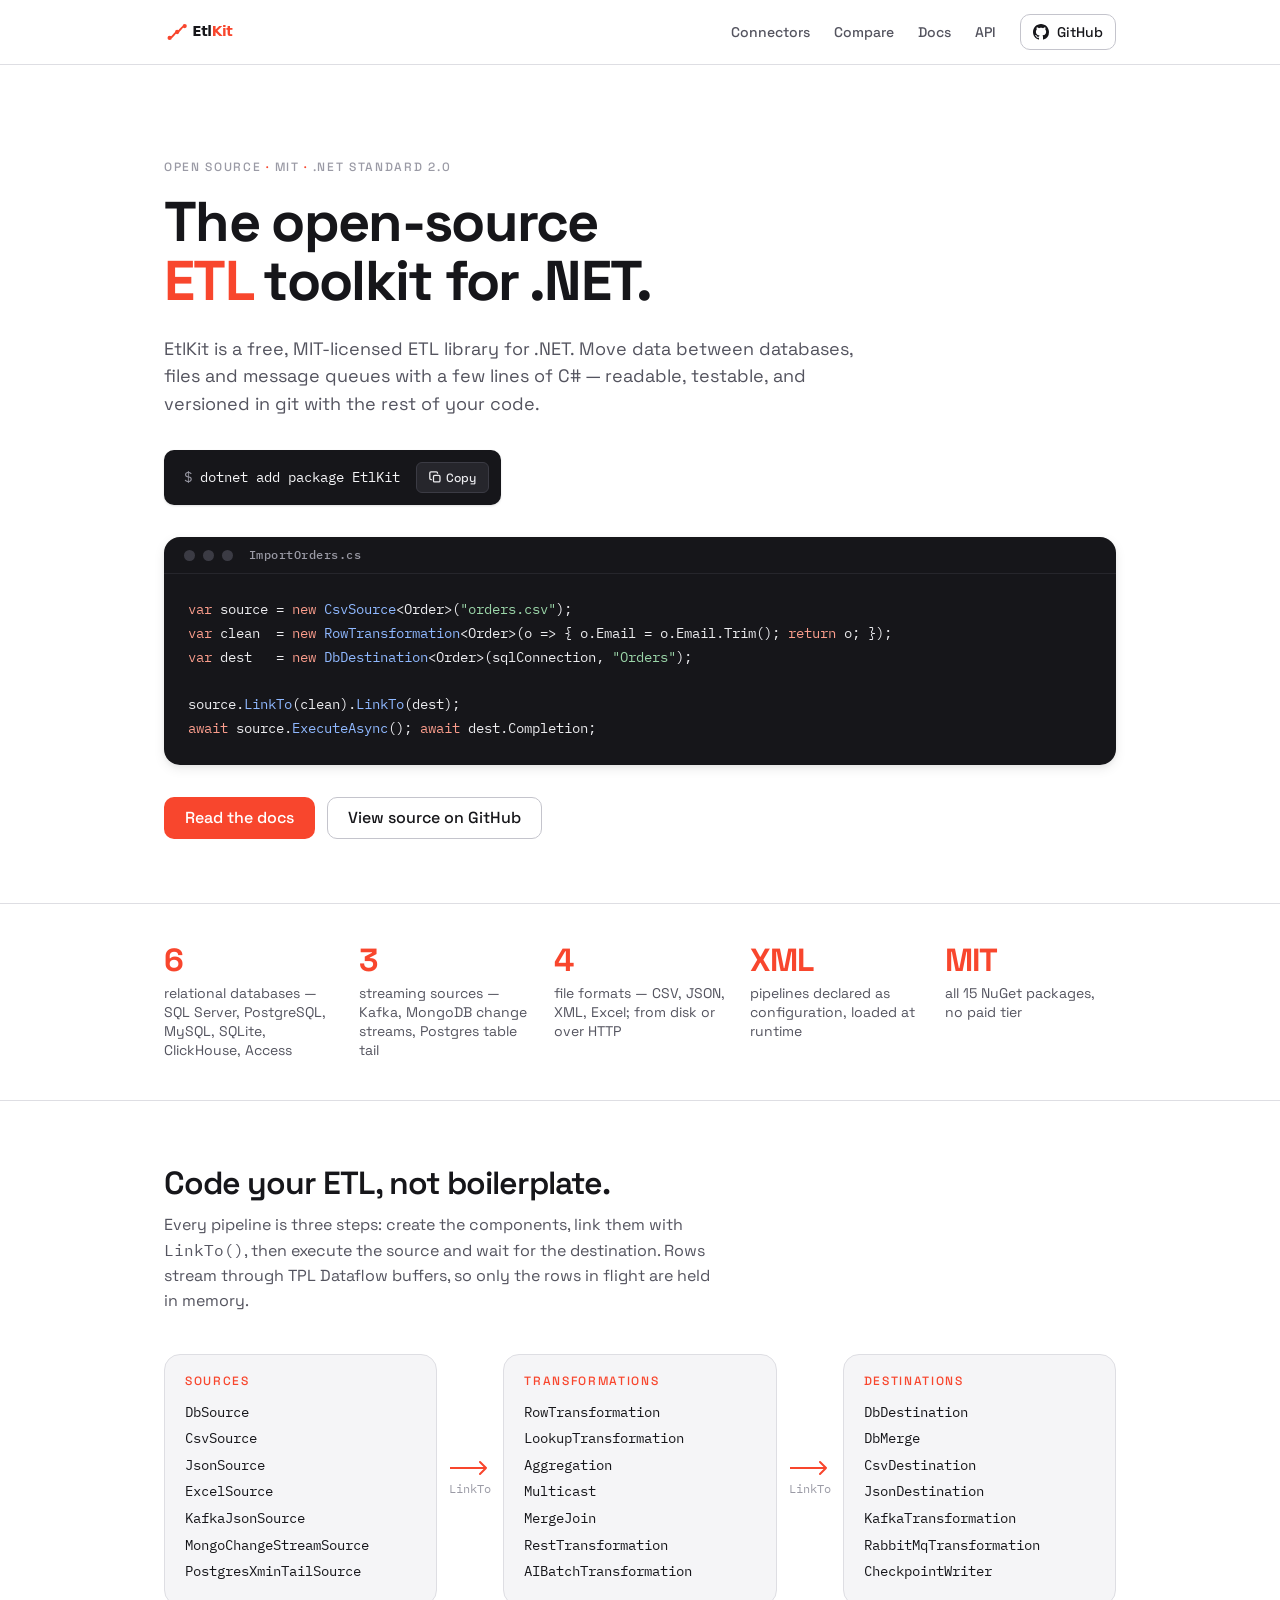
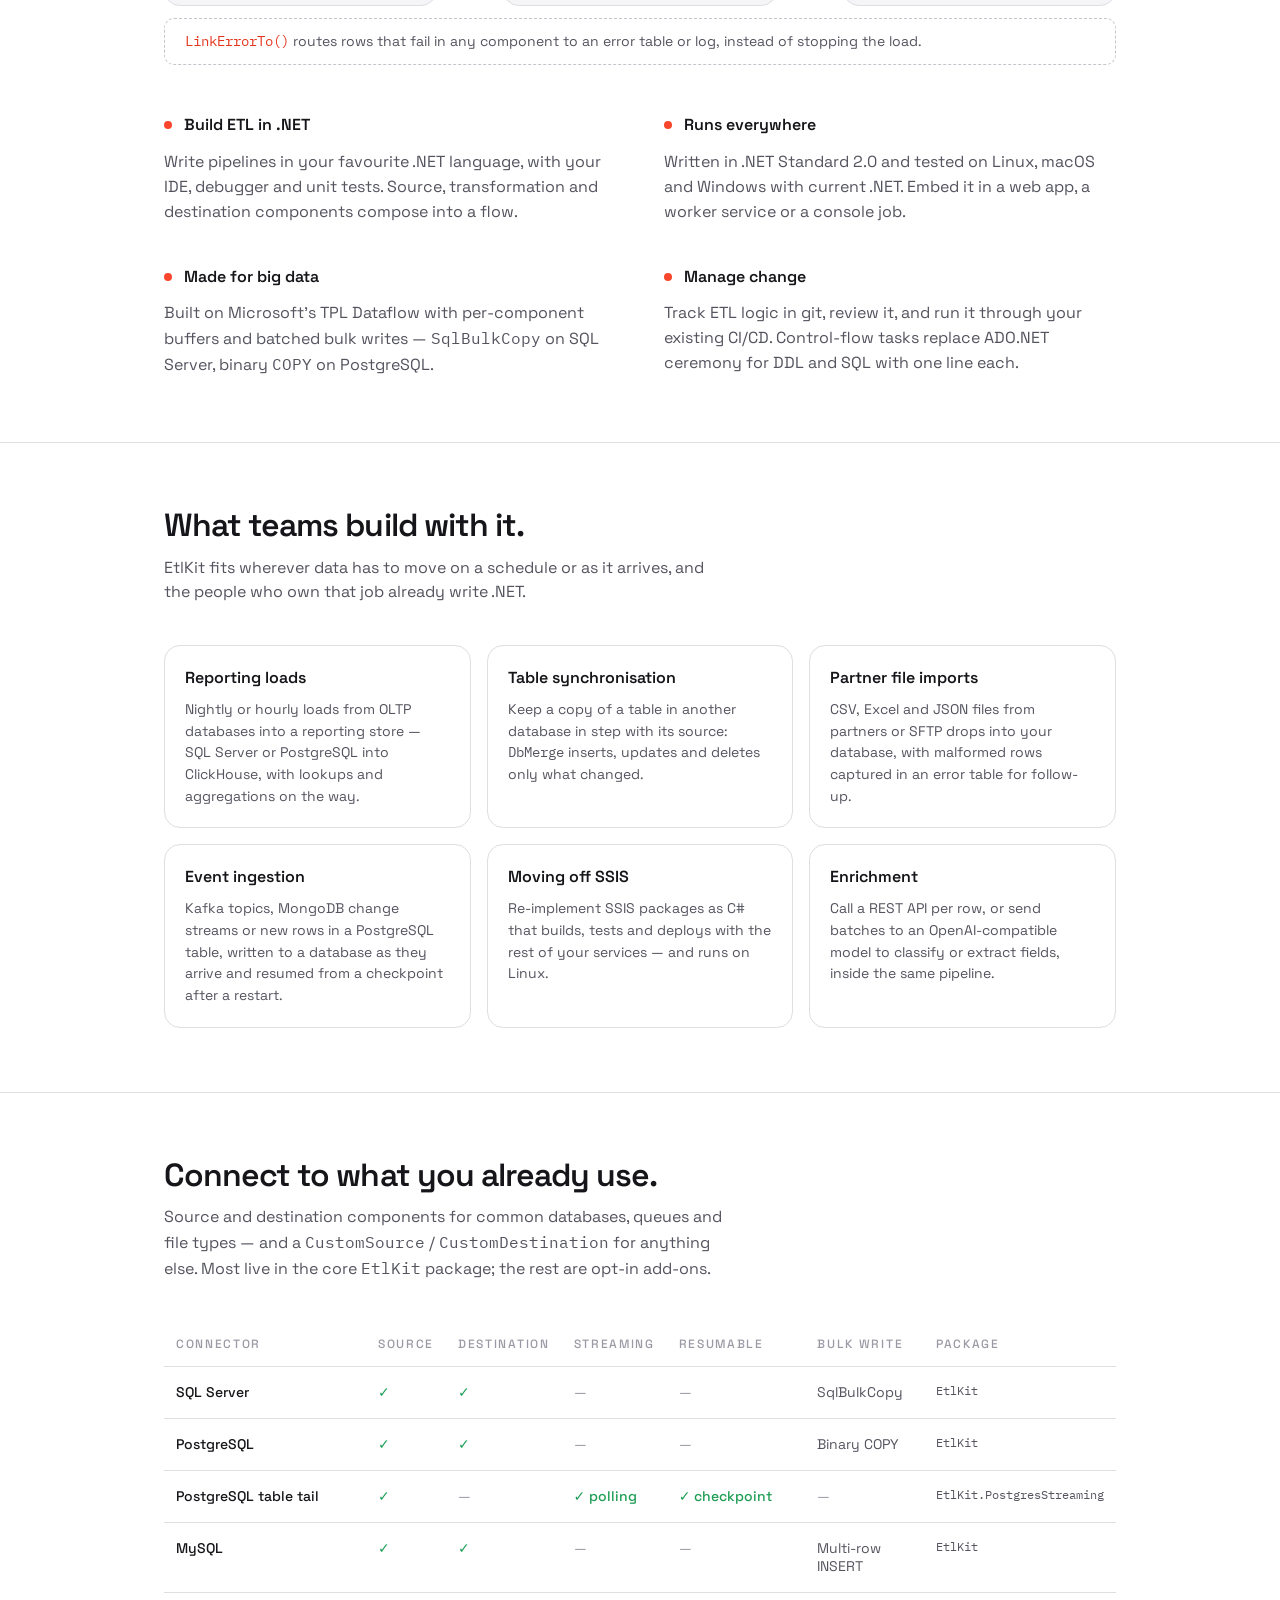
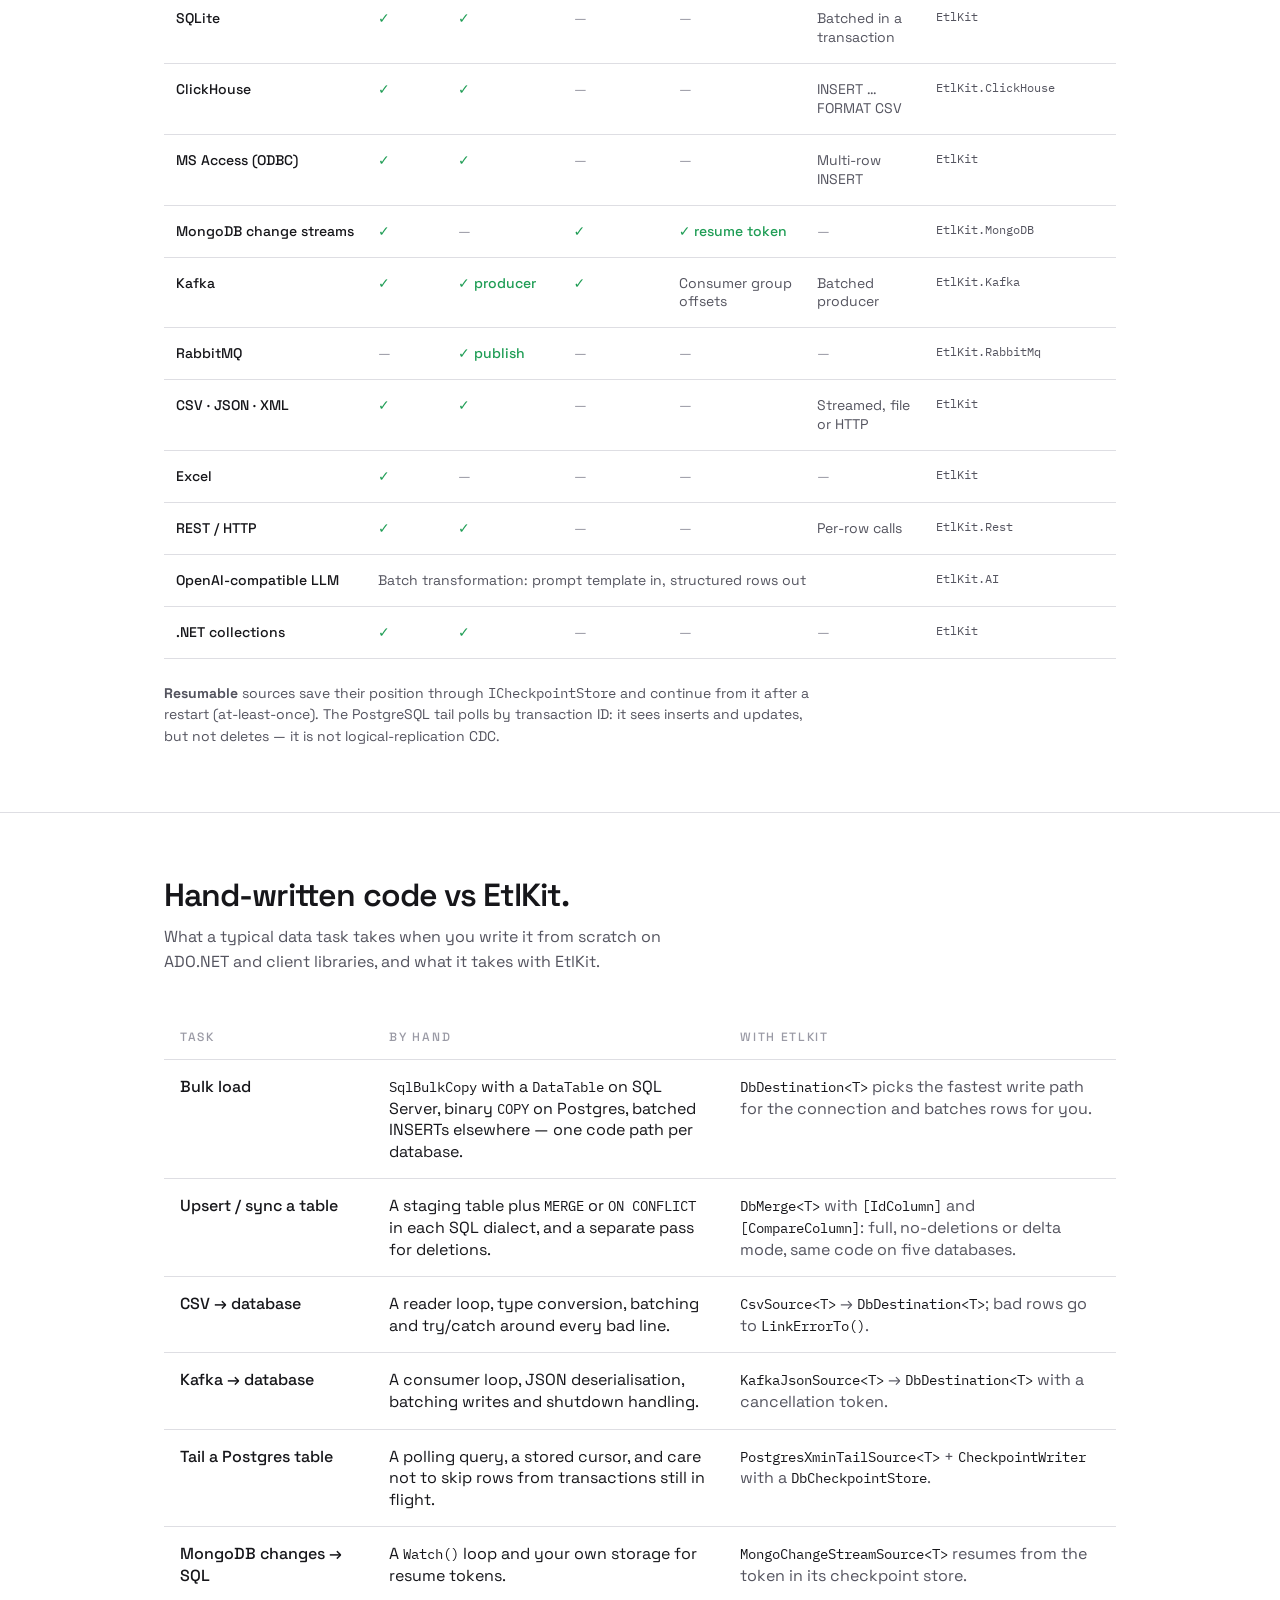
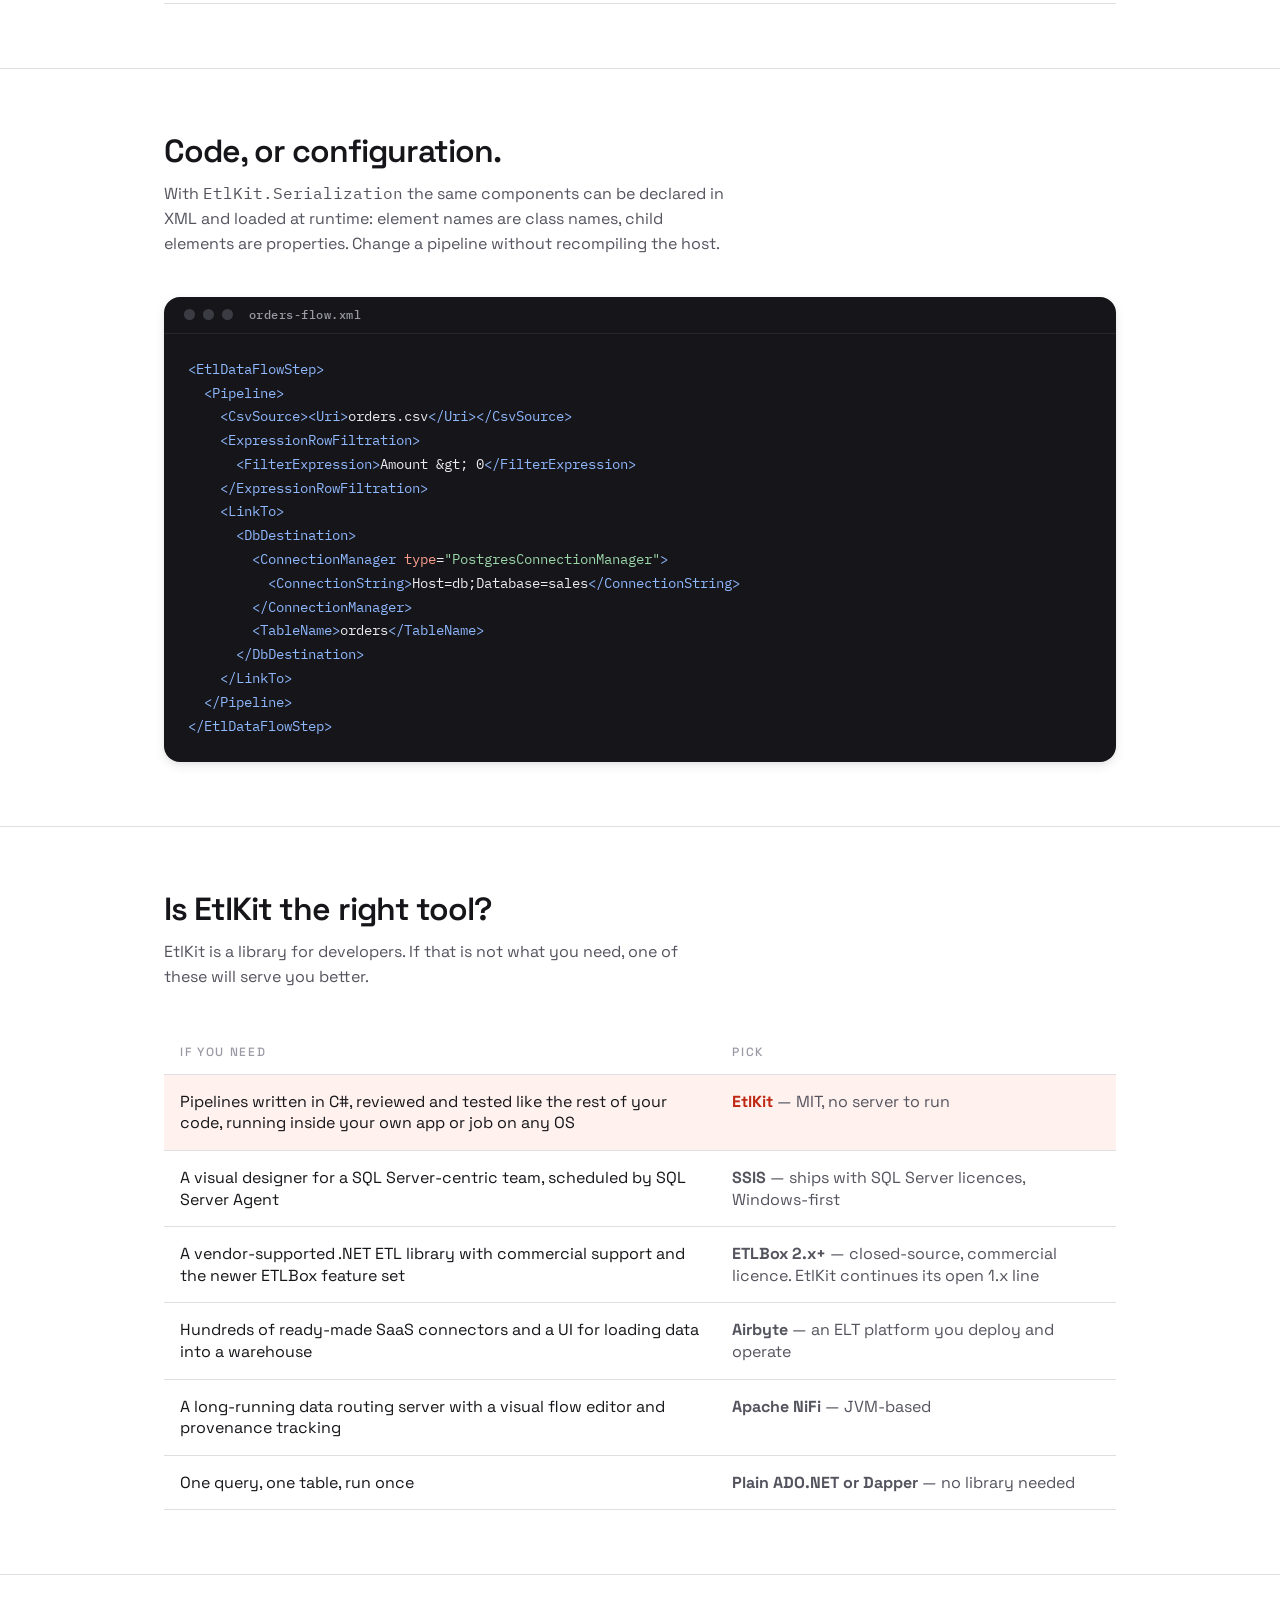
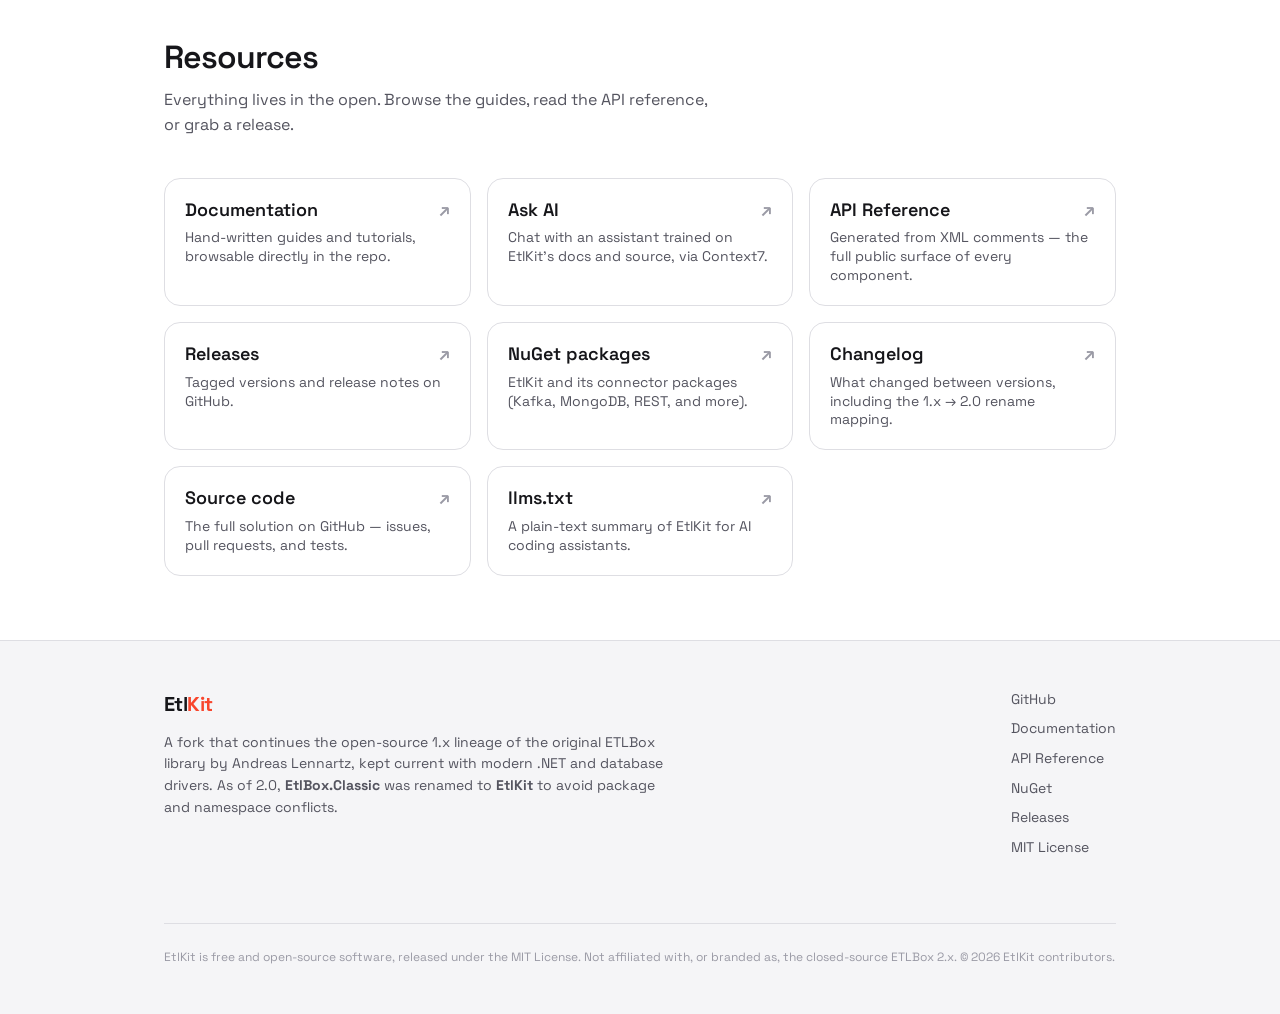
<file: index.html>
<!doctype html>
<html lang="en">
  <head>
    <meta charset="utf-8" />
    <meta name="viewport" content="width=device-width, initial-scale=1" />
    <title>EtlKit — open-source ETL library for .NET and C#</title>
    <meta
      name="description"
      content="EtlKit is a free, MIT-licensed ETL library for .NET. Build data pipelines in C# across SQL Server, Postgres, MySQL, ClickHouse, Kafka, CSV and more — a code-first SSIS alternative."
    />
    <link rel="canonical" href="https://www.etlkit.org/" />
    <link
      rel="icon"
      type="image/png"
      sizes="32x32"
      href="assets/favicon-32.png"
    />
    <link
      rel="icon"
      type="image/png"
      sizes="16x16"
      href="assets/favicon-16.png"
    />
    <link rel="apple-touch-icon" href="assets/etlkit-avatar-512.png" />
    <meta name="llms-txt" content="/llms.txt" />

    <meta property="og:type" content="website" />
    <meta property="og:site_name" content="EtlKit" />
    <meta property="og:url" content="https://www.etlkit.org/" />
    <meta
      property="og:title"
      content="EtlKit — open-source ETL toolkit for .NET"
    />
    <meta
      property="og:description"
      content="A fully open-source (MIT) ETL library and data integration toolbox for .NET. Pipelines in C# or XML, from databases and files to Kafka and change streams."
    />
    <meta
      property="og:image"
      content="https://www.etlkit.org/assets/og-image.png"
    />
    <meta property="og:image:width" content="1200" />
    <meta property="og:image:height" content="630" />
    <meta
      property="og:image:alt"
      content="EtlKit — the open-source ETL toolkit for .NET. dotnet add package EtlKit"
    />
    <meta name="twitter:card" content="summary_large_image" />
    <meta
      name="twitter:title"
      content="EtlKit — open-source ETL toolkit for .NET"
    />
    <meta
      name="twitter:description"
      content="A fully open-source (MIT) ETL library and data integration toolbox for .NET."
    />
    <meta
      name="twitter:image"
      content="https://www.etlkit.org/assets/og-image.png"
    />
    <meta
      name="twitter:image:alt"
      content="EtlKit — the open-source ETL toolkit for .NET. dotnet add package EtlKit"
    />

    <script type="application/ld+json">
      {
        "@context": "https://schema.org",
        "@graph": [
          {
            "@type": "WebSite",
            "@id": "https://www.etlkit.org/#website",
            "url": "https://www.etlkit.org/",
            "name": "EtlKit",
            "inLanguage": "en"
          },
          {
            "@type": "SoftwareSourceCode",
            "@id": "https://www.etlkit.org/#software",
            "name": "EtlKit",
            "alternateName": "EtlBox.Classic",
            "description": "Open-source ETL library and data integration toolbox for .NET. Data flow and control flow components for building data pipelines in C# or XML.",
            "url": "https://www.etlkit.org/",
            "image": "https://www.etlkit.org/assets/og-image.png",
            "codeRepository": "https://github.com/etlkit/etlkit",
            "license": "https://opensource.org/licenses/MIT",
            "programmingLanguage": {
              "@type": "ComputerLanguage",
              "name": "C#"
            },
            "runtimePlatform": ".NET Standard 2.0",
            "keywords": "ETL, ELT, .NET, C#, data integration, data pipeline, SSIS alternative, SQL Server, PostgreSQL, Kafka",
            "isPartOf": { "@id": "https://www.etlkit.org/#website" }
          }
        ]
      }
    </script>

    <link rel="stylesheet" href="etlkit-tokens.css" />
    <link rel="stylesheet" href="styles.css" />
  </head>
  <body>
    <header class="site-header">
      <div class="wrap">
        <a class="brand" href="/" aria-label="EtlKit home">
          <img src="assets/etlkit-lockup.svg" alt="EtlKit" />
        </a>
        <nav class="nav">
          <a class="hide-sm" href="#connectors">Connectors</a>
          <a class="hide-sm" href="#compare">Compare</a>
          <a
            class="hide-sm"
            href="https://github.com/etlkit/etlkit/blob/master/docs/README.md"
            >Docs</a
          >
          <a class="hide-sm" href="https://etlkit.github.io/etlkit/">API</a>
          <a class="gh" href="https://github.com/etlkit/etlkit">
            <svg viewBox="0 0 16 16" fill="currentColor" aria-hidden="true">
              <path
                d="M8 0C3.58 0 0 3.58 0 8c0 3.54 2.29 6.53 5.47 7.59.4.07.55-.17.55-.38 0-.19-.01-.82-.01-1.49-2.01.37-2.53-.49-2.69-.94-.09-.23-.48-.94-.82-1.13-.28-.15-.68-.52-.01-.53.63-.01 1.08.58 1.23.82.72 1.21 1.87.87 2.33.66.07-.52.28-.87.51-1.07-1.78-.2-3.64-.89-3.64-3.95 0-.87.31-1.59.82-2.15-.08-.2-.36-1.02.08-2.12 0 0 .67-.21 2.2.82.64-.18 1.32-.27 2-.27.68 0 1.36.09 2 .27 1.53-1.04 2.2-.82 2.2-.82.44 1.1.16 1.92.08 2.12.51.56.82 1.27.82 2.15 0 3.07-1.87 3.75-3.65 3.95.29.25.54.73.54 1.48 0 1.07-.01 1.93-.01 2.2 0 .21.15.46.55.38A8.01 8.01 0 0 0 16 8c0-4.42-3.58-8-8-8Z"
              ></path>
            </svg>
            <span>GitHub</span>
          </a>
        </nav>
      </div>
    </header>

    <main>
      <!-- Hero -->
      <section class="hero">
        <div class="wrap">
          <p class="ek-eyebrow eyebrow">
            Open source <span class="dot">·</span> MIT
            <span class="dot">·</span> .NET Standard 2.0
          </p>
          <h1>The open-source <em>ETL</em> toolkit for .NET.</h1>
          <p class="lead">
            EtlKit is a free, MIT-licensed ETL library for .NET. Move data
            between databases, files and message queues with a few lines of C# —
            readable, testable, and versioned in git with the rest of your code.
          </p>

          <div class="install">
            <code><span class="pfx">$ </span>dotnet add package EtlKit</code>
            <button
              id="copyBtn"
              type="button"
              aria-label="Copy install command"
            >
              <svg
                width="13"
                height="13"
                viewBox="0 0 16 16"
                fill="none"
                stroke="currentColor"
                stroke-width="1.6"
                aria-hidden="true"
              >
                <rect x="5.5" y="5.5" width="8" height="8" rx="1.5"></rect>
                <path
                  d="M3.5 10.5h-1A1.5 1.5 0 0 1 1 9V2.5A1.5 1.5 0 0 1 2.5 1H9a1.5 1.5 0 0 1 1.5 1.5v1"
                ></path>
              </svg>
              <span id="copyLbl">Copy</span>
            </button>
          </div>

          <div class="code-card" aria-label="Example data flow">
            <div class="bar">
              <span class="d"></span><span class="d"></span
              ><span class="d"></span>
              <span class="lbl">ImportOrders.cs</span>
            </div>
            <pre><span class="k">var</span> source = <span class="k">new</span> <span class="t">CsvSource</span>&lt;Order&gt;(<span class="s">"orders.csv"</span>);
<span class="k">var</span> clean  = <span class="k">new</span> <span class="t">RowTransformation</span>&lt;Order&gt;(o =&gt; { o.Email = o.Email.Trim(); <span class="k">return</span> o; });
<span class="k">var</span> dest   = <span class="k">new</span> <span class="t">DbDestination</span>&lt;Order&gt;(sqlConnection, <span class="s">"Orders"</span>);

source.<span class="t">LinkTo</span>(clean).<span class="t">LinkTo</span>(dest);
<span class="k">await</span> source.<span class="t">ExecuteAsync</span>(); <span class="k">await</span> dest.Completion;</pre>
          </div>

          <div class="cta">
            <a
              class="btn btn-primary"
              href="https://github.com/etlkit/etlkit/blob/master/docs/README.md"
              >Read the docs</a
            >
            <a class="btn btn-ghost" href="https://github.com/etlkit/etlkit"
              >View source on GitHub</a
            >
          </div>
        </div>
      </section>

      <!-- Highlights -->
      <section class="section-line stats-section" aria-label="Highlights">
        <div class="wrap">
          <ul class="stats">
            <li>
              <span class="num">6</span>
              <span class="lbl"
                >relational databases — SQL Server, PostgreSQL, MySQL, SQLite,
                ClickHouse, Access</span
              >
            </li>
            <li>
              <span class="num">3</span>
              <span class="lbl"
                >streaming sources — Kafka, MongoDB change streams, Postgres
                table tail</span
              >
            </li>
            <li>
              <span class="num">4</span>
              <span class="lbl"
                >file formats — CSV, JSON, XML, Excel; from disk or over
                HTTP</span
              >
            </li>
            <li>
              <span class="num">XML</span>
              <span class="lbl"
                >pipelines declared as configuration, loaded at runtime</span
              >
            </li>
            <li>
              <span class="num">MIT</span>
              <span class="lbl">all 15 NuGet packages, no paid tier</span>
            </li>
          </ul>
        </div>
      </section>

      <!-- How it works -->
      <section class="section-line" id="how-it-works">
        <div class="wrap">
          <div class="section-head">
            <h2>Code your ETL, not boilerplate.</h2>
            <p>
              Every pipeline is three steps: create the components, link them
              with
              <code class="ek-mono">LinkTo()</code>, then execute the source and
              wait for the destination. Rows stream through TPL Dataflow
              buffers, so only the rows in flight are held in memory.
            </p>
          </div>

          <div class="flow" aria-label="EtlKit data flow">
            <div class="flow-col">
              <span class="flow-step">Sources</span>
              <ul>
                <li>DbSource</li>
                <li>CsvSource</li>
                <li>JsonSource</li>
                <li>ExcelSource</li>
                <li>KafkaJsonSource</li>
                <li>MongoChangeStreamSource</li>
                <li>PostgresXminTailSource</li>
              </ul>
            </div>
            <div class="flow-arrow" aria-hidden="true">
              <svg viewBox="0 0 40 16">
                <path d="M0 8h36M30 2l6 6-6 6"></path>
              </svg>
              <span class="ek-mono">LinkTo</span>
            </div>
            <div class="flow-col">
              <span class="flow-step">Transformations</span>
              <ul>
                <li>RowTransformation</li>
                <li>LookupTransformation</li>
                <li>Aggregation</li>
                <li>Multicast</li>
                <li>MergeJoin</li>
                <li>RestTransformation</li>
                <li>AIBatchTransformation</li>
              </ul>
            </div>
            <div class="flow-arrow" aria-hidden="true">
              <svg viewBox="0 0 40 16">
                <path d="M0 8h36M30 2l6 6-6 6"></path>
              </svg>
              <span class="ek-mono">LinkTo</span>
            </div>
            <div class="flow-col">
              <span class="flow-step">Destinations</span>
              <ul>
                <li>DbDestination</li>
                <li>DbMerge</li>
                <li>CsvDestination</li>
                <li>JsonDestination</li>
                <li>KafkaTransformation</li>
                <li>RabbitMqTransformation</li>
                <li>CheckpointWriter</li>
              </ul>
            </div>
            <div class="flow-error">
              <span class="ek-mono">LinkErrorTo()</span>
              routes rows that fail in any component to an error table or log,
              instead of stopping the load.
            </div>
          </div>

          <div class="features">
            <div class="feature">
              <h3>Build ETL in .NET</h3>
              <p>
                Write pipelines in your favourite .NET language, with your IDE,
                debugger and unit tests. Source, transformation and destination
                components compose into a flow.
              </p>
            </div>
            <div class="feature">
              <h3>Runs everywhere</h3>
              <p>
                Written in .NET Standard 2.0 and tested on Linux, macOS and
                Windows with current .NET. Embed it in a web app, a worker
                service or a console job.
              </p>
            </div>
            <div class="feature">
              <h3>Made for big data</h3>
              <p>
                Built on Microsoft's TPL Dataflow with per-component buffers and
                batched bulk writes —
                <code class="ek-mono">SqlBulkCopy</code> on SQL Server, binary
                <code class="ek-mono">COPY</code>
                on PostgreSQL.
              </p>
            </div>
            <div class="feature">
              <h3>Manage change</h3>
              <p>
                Track ETL logic in git, review it, and run it through your
                existing CI/CD. Control-flow tasks replace ADO.NET ceremony for
                DDL and SQL with one line each.
              </p>
            </div>
          </div>
        </div>
      </section>

      <!-- Use cases -->
      <section class="section-line" id="use-cases">
        <div class="wrap">
          <div class="section-head">
            <h2>What teams build with it.</h2>
            <p>
              EtlKit fits wherever data has to move on a schedule or as it
              arrives, and the people who own that job already write .NET.
            </p>
          </div>
          <div class="cases">
            <div class="case">
              <h3>Reporting loads</h3>
              <p>
                Nightly or hourly loads from OLTP databases into a reporting
                store — SQL Server or PostgreSQL into ClickHouse, with lookups
                and aggregations on the way.
              </p>
            </div>
            <div class="case">
              <h3>Table synchronisation</h3>
              <p>
                Keep a copy of a table in another database in step with its
                source:
                <code class="ek-mono">DbMerge</code> inserts, updates and
                deletes only what changed.
              </p>
            </div>
            <div class="case">
              <h3>Partner file imports</h3>
              <p>
                CSV, Excel and JSON files from partners or SFTP drops into your
                database, with malformed rows captured in an error table for
                follow-up.
              </p>
            </div>
            <div class="case">
              <h3>Event ingestion</h3>
              <p>
                Kafka topics, MongoDB change streams or new rows in a PostgreSQL
                table, written to a database as they arrive and resumed from a
                checkpoint after a restart.
              </p>
            </div>
            <div class="case">
              <h3>Moving off SSIS</h3>
              <p>
                Re-implement SSIS packages as C# that builds, tests and deploys
                with the rest of your services — and runs on Linux.
              </p>
            </div>
            <div class="case">
              <h3>Enrichment</h3>
              <p>
                Call a REST API per row, or send batches to an OpenAI-compatible
                model to classify or extract fields, inside the same pipeline.
              </p>
            </div>
          </div>
        </div>
      </section>

      <!-- Connectors -->
      <section class="section-line" id="connectors">
        <div class="wrap">
          <div class="section-head">
            <h2>Connect to what you already use.</h2>
            <p>
              Source and destination components for common databases, queues and
              file types — and a
              <code class="ek-mono">CustomSource</code> /
              <code class="ek-mono">CustomDestination</code> for anything else.
              Most live in the core <code class="ek-mono">EtlKit</code> package;
              the rest are opt-in add-ons.
            </p>
          </div>
          <div class="table-scroll">
            <table class="matrix caps">
              <thead>
                <tr>
                  <th>Connector</th>
                  <th>Source</th>
                  <th>Destination</th>
                  <th>Streaming</th>
                  <th>Resumable</th>
                  <th>Bulk write</th>
                  <th>Package</th>
                </tr>
              </thead>
              <tbody>
                <tr>
                  <td>SQL Server</td>
                  <td class="y">✓</td>
                  <td class="y">✓</td>
                  <td class="n">—</td>
                  <td class="n">—</td>
                  <td>SqlBulkCopy</td>
                  <td class="pkg">EtlKit</td>
                </tr>
                <tr>
                  <td>PostgreSQL</td>
                  <td class="y">✓</td>
                  <td class="y">✓</td>
                  <td class="n">—</td>
                  <td class="n">—</td>
                  <td>Binary COPY</td>
                  <td class="pkg">EtlKit</td>
                </tr>
                <tr>
                  <td>PostgreSQL table tail</td>
                  <td class="y">✓</td>
                  <td class="n">—</td>
                  <td class="y">✓ polling</td>
                  <td class="y">✓ checkpoint</td>
                  <td class="n">—</td>
                  <td class="pkg">EtlKit.PostgresStreaming</td>
                </tr>
                <tr>
                  <td>MySQL</td>
                  <td class="y">✓</td>
                  <td class="y">✓</td>
                  <td class="n">—</td>
                  <td class="n">—</td>
                  <td>Multi-row INSERT</td>
                  <td class="pkg">EtlKit</td>
                </tr>
                <tr>
                  <td>SQLite</td>
                  <td class="y">✓</td>
                  <td class="y">✓</td>
                  <td class="n">—</td>
                  <td class="n">—</td>
                  <td>Batched in a transaction</td>
                  <td class="pkg">EtlKit</td>
                </tr>
                <tr>
                  <td>ClickHouse</td>
                  <td class="y">✓</td>
                  <td class="y">✓</td>
                  <td class="n">—</td>
                  <td class="n">—</td>
                  <td>INSERT … FORMAT CSV</td>
                  <td class="pkg">EtlKit.ClickHouse</td>
                </tr>
                <tr>
                  <td>MS Access (ODBC)</td>
                  <td class="y">✓</td>
                  <td class="y">✓</td>
                  <td class="n">—</td>
                  <td class="n">—</td>
                  <td>Multi-row INSERT</td>
                  <td class="pkg">EtlKit</td>
                </tr>
                <tr>
                  <td>MongoDB change streams</td>
                  <td class="y">✓</td>
                  <td class="n">—</td>
                  <td class="y">✓</td>
                  <td class="y">✓ resume token</td>
                  <td class="n">—</td>
                  <td class="pkg">EtlKit.MongoDB</td>
                </tr>
                <tr>
                  <td>Kafka</td>
                  <td class="y">✓</td>
                  <td class="y">✓ producer</td>
                  <td class="y">✓</td>
                  <td>Consumer group offsets</td>
                  <td>Batched producer</td>
                  <td class="pkg">EtlKit.Kafka</td>
                </tr>
                <tr>
                  <td>RabbitMQ</td>
                  <td class="n">—</td>
                  <td class="y">✓ publish</td>
                  <td class="n">—</td>
                  <td class="n">—</td>
                  <td class="n">—</td>
                  <td class="pkg">EtlKit.RabbitMq</td>
                </tr>
                <tr>
                  <td>CSV · JSON · XML</td>
                  <td class="y">✓</td>
                  <td class="y">✓</td>
                  <td class="n">—</td>
                  <td class="n">—</td>
                  <td>Streamed, file or HTTP</td>
                  <td class="pkg">EtlKit</td>
                </tr>
                <tr>
                  <td>Excel</td>
                  <td class="y">✓</td>
                  <td class="n">—</td>
                  <td class="n">—</td>
                  <td class="n">—</td>
                  <td class="n">—</td>
                  <td class="pkg">EtlKit</td>
                </tr>
                <tr>
                  <td>REST / HTTP</td>
                  <td class="y">✓</td>
                  <td class="y">✓</td>
                  <td class="n">—</td>
                  <td class="n">—</td>
                  <td>Per-row calls</td>
                  <td class="pkg">EtlKit.Rest</td>
                </tr>
                <tr>
                  <td>OpenAI-compatible LLM</td>
                  <td colspan="5">
                    Batch transformation: prompt template in, structured rows
                    out
                  </td>
                  <td class="pkg">EtlKit.AI</td>
                </tr>
                <tr>
                  <td>.NET collections</td>
                  <td class="y">✓</td>
                  <td class="y">✓</td>
                  <td class="n">—</td>
                  <td class="n">—</td>
                  <td class="n">—</td>
                  <td class="pkg">EtlKit</td>
                </tr>
              </tbody>
            </table>
          </div>
          <p class="note">
            <strong>Resumable</strong> sources save their position through
            <code class="ek-mono">ICheckpointStore</code>
            and continue from it after a restart (at-least-once). The PostgreSQL
            tail polls by transaction ID: it sees inserts and updates, but not
            deletes — it is not logical-replication CDC.
          </p>
        </div>
      </section>

      <!-- Manual code vs EtlKit -->
      <section class="section-line" id="manual-vs-etlkit">
        <div class="wrap">
          <div class="section-head">
            <h2>Hand-written code vs EtlKit.</h2>
            <p>
              What a typical data task takes when you write it from scratch on
              ADO.NET and client libraries, and what it takes with EtlKit.
            </p>
          </div>
          <div class="table-scroll">
            <table class="matrix vs">
              <thead>
                <tr>
                  <th>Task</th>
                  <th>By hand</th>
                  <th>With EtlKit</th>
                </tr>
              </thead>
              <tbody>
                <tr>
                  <td>Bulk load</td>
                  <td>
                    <code>SqlBulkCopy</code> with a <code>DataTable</code> on
                    SQL Server, binary <code>COPY</code> on Postgres, batched
                    INSERTs elsewhere — one code path per database.
                  </td>
                  <td>
                    <code>DbDestination&lt;T&gt;</code>
                    picks the fastest write path for the connection and batches
                    rows for you.
                  </td>
                </tr>
                <tr>
                  <td>Upsert / sync a table</td>
                  <td>
                    A staging table plus
                    <code>MERGE</code> or <code>ON&nbsp;CONFLICT</code> in each
                    SQL dialect, and a separate pass for deletions.
                  </td>
                  <td>
                    <code>DbMerge&lt;T&gt;</code> with
                    <code>[IdColumn]</code> and <code>[CompareColumn]</code>:
                    full, no-deletions or delta mode, same code on five
                    databases.
                  </td>
                </tr>
                <tr>
                  <td>CSV → database</td>
                  <td>
                    A reader loop, type conversion, batching and try/catch
                    around every bad line.
                  </td>
                  <td>
                    <code>CsvSource&lt;T&gt;</code> →
                    <code>DbDestination&lt;T&gt;</code>; bad rows go to
                    <code>LinkErrorTo()</code>.
                  </td>
                </tr>
                <tr>
                  <td>Kafka → database</td>
                  <td>
                    A consumer loop, JSON deserialisation, batching writes and
                    shutdown handling.
                  </td>
                  <td>
                    <code>KafkaJsonSource&lt;T&gt;</code> →
                    <code>DbDestination&lt;T&gt;</code>
                    with a cancellation token.
                  </td>
                </tr>
                <tr>
                  <td>Tail a Postgres table</td>
                  <td>
                    A polling query, a stored cursor, and care not to skip rows
                    from transactions still in flight.
                  </td>
                  <td>
                    <code>PostgresXminTailSource&lt;T&gt;</code>
                    + <code>CheckpointWriter</code> with a
                    <code>DbCheckpointStore</code>.
                  </td>
                </tr>
                <tr>
                  <td>MongoDB changes → SQL</td>
                  <td>
                    A <code>Watch()</code> loop and your own storage for resume
                    tokens.
                  </td>
                  <td>
                    <code>MongoChangeStreamSource&lt;T&gt;</code>
                    resumes from the token in its checkpoint store.
                  </td>
                </tr>
              </tbody>
            </table>
          </div>
        </div>
      </section>

      <!-- XML pipelines -->
      <section class="section-line" id="xml-pipelines">
        <div class="wrap">
          <div class="section-head">
            <h2>Code, or configuration.</h2>
            <p>
              With <code class="ek-mono">EtlKit.Serialization</code>
              the same components can be declared in XML and loaded at runtime:
              element names are class names, child elements are properties.
              Change a pipeline without recompiling the host.
            </p>
          </div>
          <div class="code-card" aria-label="XML pipeline example">
            <div class="bar">
              <span class="d"></span><span class="d"></span
              ><span class="d"></span>
              <span class="lbl">orders-flow.xml</span>
            </div>
            <pre><span class="t">&lt;EtlDataFlowStep&gt;</span>
  <span class="t">&lt;Pipeline&gt;</span>
    <span class="t">&lt;CsvSource&gt;</span><span class="t">&lt;Uri&gt;</span>orders.csv<span class="t">&lt;/Uri&gt;</span><span class="t">&lt;/CsvSource&gt;</span>
    <span class="t">&lt;ExpressionRowFiltration&gt;</span>
      <span class="t">&lt;FilterExpression&gt;</span>Amount &amp;gt; 0<span class="t">&lt;/FilterExpression&gt;</span>
    <span class="t">&lt;/ExpressionRowFiltration&gt;</span>
    <span class="t">&lt;LinkTo&gt;</span>
      <span class="t">&lt;DbDestination&gt;</span>
        <span class="t">&lt;ConnectionManager</span> <span class="k">type</span>=<span class="s">"PostgresConnectionManager"</span><span class="t">&gt;</span>
          <span class="t">&lt;ConnectionString&gt;</span>Host=db;Database=sales<span class="t">&lt;/ConnectionString&gt;</span>
        <span class="t">&lt;/ConnectionManager&gt;</span>
        <span class="t">&lt;TableName&gt;</span>orders<span class="t">&lt;/TableName&gt;</span>
      <span class="t">&lt;/DbDestination&gt;</span>
    <span class="t">&lt;/LinkTo&gt;</span>
  <span class="t">&lt;/Pipeline&gt;</span>
<span class="t">&lt;/EtlDataFlowStep&gt;</span></pre>
          </div>
        </div>
      </section>

      <!-- Compare -->
      <section class="section-line" id="compare">
        <div class="wrap">
          <div class="section-head">
            <h2>Is EtlKit the right tool?</h2>
            <p>
              EtlKit is a library for developers. If that is not what you need,
              one of these will serve you better.
            </p>
          </div>
          <div class="table-scroll">
            <table class="matrix vs">
              <thead>
                <tr>
                  <th>If you need</th>
                  <th>Pick</th>
                </tr>
              </thead>
              <tbody>
                <tr class="ours">
                  <td>
                    Pipelines written in C#, reviewed and tested like the rest
                    of your code, running inside your own app or job on any OS
                  </td>
                  <td><strong>EtlKit</strong> — MIT, no server to run</td>
                </tr>
                <tr>
                  <td>
                    A visual designer for a SQL Server-centric team, scheduled
                    by SQL Server Agent
                  </td>
                  <td>
                    <strong>SSIS</strong> — ships with SQL Server licences,
                    Windows-first
                  </td>
                </tr>
                <tr>
                  <td>
                    A vendor-supported .NET ETL library with commercial support
                    and the newer ETLBox feature set
                  </td>
                  <td>
                    <strong>ETLBox 2.x+</strong> — closed-source, commercial
                    licence. EtlKit continues its open 1.x line
                  </td>
                </tr>
                <tr>
                  <td>
                    Hundreds of ready-made SaaS connectors and a UI for loading
                    data into a warehouse
                  </td>
                  <td>
                    <strong>Airbyte</strong> — an ELT platform you deploy and
                    operate
                  </td>
                </tr>
                <tr>
                  <td>
                    A long-running data routing server with a visual flow editor
                    and provenance tracking
                  </td>
                  <td><strong>Apache NiFi</strong> — JVM-based</td>
                </tr>
                <tr>
                  <td>One query, one table, run once</td>
                  <td>
                    <strong>Plain ADO.NET or Dapper</strong>
                    — no library needed
                  </td>
                </tr>
              </tbody>
            </table>
          </div>
        </div>
      </section>

      <!-- Resources -->
      <section class="section-line">
        <div class="wrap">
          <div class="section-head">
            <h2>Resources</h2>
            <p>
              Everything lives in the open. Browse the guides, read the API
              reference, or grab a release.
            </p>
          </div>
          <div class="links">
            <a
              class="link-card"
              href="https://github.com/etlkit/etlkit/blob/master/docs/README.md"
            >
              <span class="nm">Documentation <span class="arr">↗</span></span>
              <p>
                Hand-written guides and tutorials, browsable directly in the
                repo.
              </p>
            </a>
            <a class="link-card" href="https://context7.com/etlkit/etlkit">
              <span class="nm">Ask AI <span class="arr">↗</span></span>
              <p>
                Chat with an assistant trained on EtlKit's docs and source, via
                Context7.
              </p>
            </a>
            <a class="link-card" href="https://etlkit.github.io/etlkit/">
              <span class="nm">API Reference <span class="arr">↗</span></span>
              <p>
                Generated from XML comments — the full public surface of every
                component.
              </p>
            </a>
            <a
              class="link-card"
              href="https://github.com/etlkit/etlkit/releases"
            >
              <span class="nm">Releases <span class="arr">↗</span></span>
              <p>Tagged versions and release notes on GitHub.</p>
            </a>
            <a
              class="link-card"
              href="https://www.nuget.org/packages?q=Owner%3AEtlKit"
            >
              <span class="nm">NuGet packages <span class="arr">↗</span></span>
              <p>
                EtlKit and its connector packages (Kafka, MongoDB, REST, and
                more).
              </p>
            </a>
            <a
              class="link-card"
              href="https://github.com/etlkit/etlkit/blob/master/CHANGELOG.md"
            >
              <span class="nm">Changelog <span class="arr">↗</span></span>
              <p>
                What changed between versions, including the 1.x → 2.0 rename
                mapping.
              </p>
            </a>
            <a class="link-card" href="https://github.com/etlkit/etlkit">
              <span class="nm">Source code <span class="arr">↗</span></span>
              <p>
                The full solution on GitHub — issues, pull requests, and tests.
              </p>
            </a>
            <a class="link-card" href="/llms.txt">
              <span class="nm">llms.txt <span class="arr">↗</span></span>
              <p>A plain-text summary of EtlKit for AI coding assistants.</p>
            </a>
          </div>
        </div>
      </section>
    </main>

    <footer class="site-footer">
      <div class="wrap">
        <div class="col-note">
          <span class="ek-wordmark">Etl<b>Kit</b></span>
          <p>
            A fork that continues the open-source 1.x lineage of the original
            ETLBox library by Andreas Lennartz, kept current with modern .NET
            and database drivers. As of 2.0, <strong>EtlBox.Classic</strong> was
            renamed to <strong>EtlKit</strong> to avoid package and namespace
            conflicts.
          </p>
        </div>
        <nav class="foot-links" aria-label="Footer">
          <a href="https://github.com/etlkit/etlkit">GitHub</a>
          <a href="https://github.com/etlkit/etlkit/blob/master/docs/README.md"
            >Documentation</a
          >
          <a href="https://etlkit.github.io/etlkit/">API Reference</a>
          <a href="https://www.nuget.org/packages?q=Owner%3AEtlKit">NuGet</a>
          <a href="https://github.com/etlkit/etlkit/releases">Releases</a>
          <a href="https://github.com/etlkit/etlkit/blob/master/LICENSE"
            >MIT License</a
          >
        </nav>
        <p class="meta">
          EtlKit is free and open-source software, released under the MIT
          License. Not affiliated with, or branded as, the closed-source ETLBox
          2.x. © 2026 EtlKit contributors.
        </p>
      </div>
    </footer>

    <script>
      (function () {
        var btn = document.getElementById("copyBtn");
        var lbl = document.getElementById("copyLbl");
        btn.addEventListener("click", function () {
          var text = "dotnet add package EtlKit";
          var done = function () {
            lbl.textContent = "Copied";
            setTimeout(function () {
              lbl.textContent = "Copy";
            }, 1600);
          };
          if (navigator.clipboard && navigator.clipboard.writeText) {
            navigator.clipboard.writeText(text).then(done).catch(done);
          } else {
            var ta = document.createElement("textarea");
            ta.value = text;
            document.body.appendChild(ta);
            ta.select();
            try {
              document.execCommand("copy");
            } catch (e) {}
            document.body.removeChild(ta);
            done();
          }
        });
      })();
    </script>
  </body>
</html>
</file>
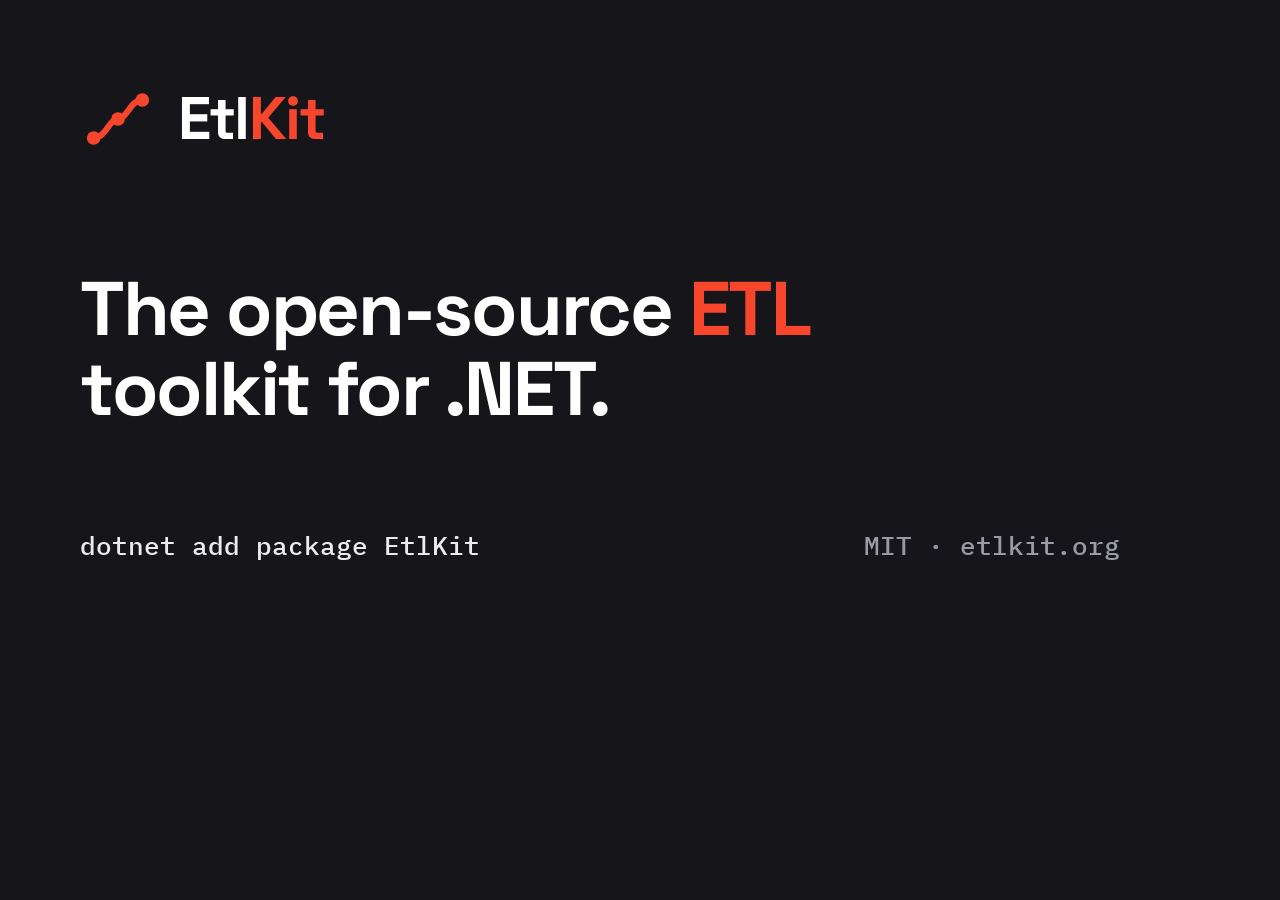
<file: tools/og-image.html>
<!doctype html>
<!--
  Source of assets/og-image.png (1200×630, the social preview card).
  Re-render after editing, from the repo root:

    chrome --headless=new --hide-scrollbars --force-device-scale-factor=1 \
      --window-size=1200,630 --virtual-time-budget=5000 \
      --screenshot=assets/og-image.png tools/og-image.html
-->
<html lang="en">
  <head>
    <meta charset="utf-8" />
    <link rel="stylesheet" href="../etlkit-tokens.css" />
    <style>
      html,
      body {
        width: 1200px;
        height: 630px;
        margin: 0;
        overflow: hidden;
      }
      body {
        background: var(--ek-gray-900);
        color: var(--ek-gray-50);
        padding: 72px 80px;
        display: flex;
        flex-direction: column;
        justify-content: space-between;
      }
      .lockup {
        display: flex;
        align-items: center;
        gap: 22px;
      }
      .lockup svg {
        width: 76px;
        height: 76px;
      }
      .lockup .ek-wordmark {
        font-size: 60px;
        color: var(--ek-white);
      }
      h1 {
        color: var(--ek-white);
        font: var(--fw-bold) 76px/1.05 var(--font-sans);
        letter-spacing: var(--ls-tight);
        max-width: 15ch;
      }
      h1 em {
        color: var(--ek-vermillion);
        font-style: normal;
      }
      .foot {
        display: flex;
        justify-content: space-between;
        align-items: baseline;
        font: var(--fw-medium) 26px/1 var(--font-mono);
        color: var(--ek-gray-400);
      }
      .foot b {
        color: var(--ek-gray-100);
        font-weight: var(--fw-medium);
      }
    </style>
  </head>
  <body>
    <div class="lockup">
      <svg viewBox="0 0 100 100" aria-hidden="true">
        <g
          fill="none"
          stroke="#F8462D"
          stroke-width="8"
          stroke-linecap="round"
          stroke-linejoin="round"
        >
          <path d="M18 75 C34 75 38 50 50 50 S66 25 82 25"></path>
        </g>
        <g fill="#F8462D">
          <circle cx="18" cy="75" r="9"></circle>
          <circle cx="50" cy="50" r="9"></circle>
          <circle cx="82" cy="25" r="9"></circle>
        </g>
      </svg>
      <span class="ek-wordmark">Etl<b>Kit</b></span>
    </div>
    <h1>The open-source <em>ETL</em> toolkit for .NET.</h1>
    <div class="foot">
      <span><b>dotnet add package EtlKit</b></span>
      <span>MIT · etlkit.org</span>
    </div>
  </body>
</html>
</file>
<file: etlkit-tokens.css>
/* EtlKit design tokens — bundled from the EtlKit design system (brand-only). */

/* ===== tokens/fonts.css ===== */
/* EtlKit — Webfonts
   Display / UI: Space Grotesk (300–700) — a modern technical grotesque with a
   slightly engineered character; the project's signature voice.
   Mono: IBM Plex Mono — for code, IDs, figures and tabular data. Both are
   open-source, fitting an open-source toolkit. */

@import url('https://fonts.googleapis.com/css2?family=Space+Grotesk:wght@400;500;600;700&family=IBM+Plex+Mono:wght@400;500;600&display=swap');


/* ===== tokens/colors.css ===== */
/* EtlKit — Color tokens
   Brand: Vermillion #F8462D — a single decisive, energetic accent.
   Neutrals: cool gray ramp on near-black ink. Surfaces stay calm so the
   accent does the talking. Feedback colours are distinct from the brand red. */

:root {
  /* ---- Brand accent (Vermillion) ---- */
  --ek-vermillion: #F8462D;     /* primary brand colour */

  /* Vermillion ramp (states & tints) */
  --ek-vermillion-700: #BE2814; /* active / pressed */
  --ek-vermillion-600: #E5351C; /* hover */
  --ek-vermillion-500: #F8462D; /* = --ek-vermillion */
  --ek-vermillion-400: #FA6E57;
  --ek-vermillion-300: #FB9D8C;
  --ek-vermillion-100: #FEDCD5;
  --ek-vermillion-50:  #FFF1EE;

  /* ---- Neutrals ---- */
  --ek-white:   #FFFFFF;
  --ek-gray-50: #F5F5F7;        /* page background */
  --ek-gray-100:#ECECEF;
  --ek-gray-200:#DEDEE3;
  --ek-gray-300:#C4C4CC;
  --ek-gray-400:#9A9AA5;
  --ek-gray-500:#71717E;
  --ek-gray-600:#54545F;
  --ek-gray-700:#3B3B44;
  --ek-gray-800:#26262C;
  --ek-gray-900:#16161A;        /* ink */

  /* ---- Semantic feedback ---- */
  --ek-success: #1F9D55;
  --ek-success-50: #E7F6EE;
  --ek-warning: #E89B1C;
  --ek-warning-50: #FCF2DF;
  --ek-danger:  #E5351C;        /* aligns with brand vermillion */
  --ek-danger-50: #FFF1EE;
  --ek-info:    #2A6FDB;        /* trustworthy blue, distinct from brand */
  --ek-info-50: #EAF1FC;

  /* ---- Semantic aliases ---- */
  --color-brand: var(--ek-vermillion);
  --color-brand-hover: var(--ek-vermillion-600);
  --color-brand-active: var(--ek-vermillion-700);

  --bg-page: var(--ek-gray-50);
  --surface-card: var(--ek-white);
  --surface-sunken: var(--ek-gray-50);
  --surface-inverse: var(--ek-gray-900);

  --text-primary: var(--ek-gray-900);
  --text-secondary: var(--ek-gray-600);
  --text-muted: var(--ek-gray-400);
  --text-on-brand: var(--ek-white);
  --text-link: var(--ek-vermillion-600);

  --border-subtle: var(--ek-gray-200);
  --border-default: var(--ek-gray-300);
  --border-strong: var(--ek-gray-400);
  --border-focus: var(--ek-vermillion);

  --focus-ring: 0 0 0 3px rgba(248, 70, 45, 0.32);
}


/* ===== tokens/typography.css ===== */
/* EtlKit — Typography tokens
   Space Grotesk for everything UI; IBM Plex Mono for figures/IDs/code. */

:root {
  --font-sans: 'Space Grotesk', system-ui, 'Segoe UI', Arial, sans-serif;
  --font-mono: 'IBM Plex Mono', ui-monospace, 'SFMono-Regular', Menlo, monospace;

  /* Weights */
  --fw-regular: 400; /* @kind font */
  --fw-medium: 500; /* @kind font */
  --fw-semibold: 600; /* @kind font */
  --fw-bold: 700; /* @kind font */

  /* Type scale (rem, 16px base) */
  --fs-display: 3.5rem;   /* 56 — hero */
  --fs-h1: 2.5rem;        /* 40 */
  --fs-h2: 2rem;          /* 32 */
  --fs-h3: 1.5rem;        /* 24 */
  --fs-h4: 1.25rem;       /* 20 */
  --fs-lg: 1.125rem;      /* 18 */
  --fs-body: 1rem;        /* 16 */
  --fs-sm: 0.875rem;      /* 14 */
  --fs-xs: 0.75rem;       /* 12 */

  /* Line heights */
  --lh-tight: 1.05; /* @kind font */
  --lh-heading: 1.15; /* @kind font */
  --lh-snug: 1.35; /* @kind font */
  --lh-body: 1.55; /* @kind font */

  /* Letter spacing */
  --ls-tight: -0.03em; /* @kind font */
  --ls-normal: 0; /* @kind font */
  --ls-wide: 0.04em; /* @kind font */
  --ls-caps: 0.14em; /* @kind font */

  /* Semantic text styles */
  --text-display: var(--fw-bold) var(--fs-display)/var(--lh-tight) var(--font-sans);
  --text-h1: var(--fw-bold) var(--fs-h1)/var(--lh-heading) var(--font-sans);
  --text-h2: var(--fw-semibold) var(--fs-h2)/var(--lh-heading) var(--font-sans);
  --text-h3: var(--fw-semibold) var(--fs-h3)/var(--lh-snug) var(--font-sans);
  --text-body: var(--fw-regular) var(--fs-body)/var(--lh-body) var(--font-sans);
  --text-label: var(--fw-medium) var(--fs-sm)/var(--lh-snug) var(--font-sans);
}


/* ===== tokens/spacing.css ===== */
/* EtlKit — Spacing, radius, shadow, layout, motion tokens
   A calm 4px-based rhythm. Friendly-but-precise radii. Soft neutral shadows. */

:root {
  /* Spacing scale — 4px base */
  --space-0: 0;
  --space-1: 4px;
  --space-2: 8px;
  --space-3: 12px;
  --space-4: 16px;
  --space-5: 20px;
  --space-6: 24px;
  --space-8: 32px;
  --space-10: 40px;
  --space-12: 48px;
  --space-16: 64px;
  --space-20: 80px;
  --space-24: 96px;

  /* Radius */
  --radius-xs: 4px;
  --radius-sm: 6px;
  --radius-md: 10px;
  --radius-lg: 16px;
  --radius-xl: 24px;
  --radius-pill: 999px;
  --radius-circle: 50%;

  /* Border widths */
  --border-width: 1px; /* @kind spacing */
  --border-width-thick: 2px; /* @kind spacing */

  /* Elevation — soft, neutral shadows */
  --shadow-xs: 0 1px 2px rgba(22, 22, 26, 0.06);
  --shadow-sm: 0 1px 3px rgba(22, 22, 26, 0.08), 0 1px 2px rgba(22, 22, 26, 0.06);
  --shadow-md: 0 4px 12px rgba(22, 22, 26, 0.08), 0 2px 4px rgba(22, 22, 26, 0.05);
  --shadow-lg: 0 12px 32px rgba(22, 22, 26, 0.12), 0 4px 8px rgba(22, 22, 26, 0.06);
  --shadow-focus: var(--focus-ring);

  /* Motion — quick, no bounce */
  --ease-standard: cubic-bezier(0.2, 0, 0.2, 1); /* @kind other */
  --ease-out: cubic-bezier(0.16, 1, 0.3, 1); /* @kind other */
  --dur-fast: 120ms; /* @kind other */
  --dur-base: 180ms; /* @kind other */
  --dur-slow: 280ms; /* @kind other */

  /* Layout */
  --container-max: 1200px; /* @kind spacing */
  --sidebar-width: 248px; /* @kind spacing */
  --header-height: 64px; /* @kind spacing */
}


/* ===== tokens/base.css ===== */
/* EtlKit — base element styles & helpers.
   Opt-in resets that keep specimens consistent without being heavy-handed. */

*, *::before, *::after { box-sizing: border-box; }

body {
  margin: 0;
  font: var(--text-body);
  color: var(--text-primary);
  background: var(--bg-page);
  -webkit-font-smoothing: antialiased;
  text-rendering: optimizeLegibility;
}

h1, h2, h3, h4, h5, h6 { margin: 0; color: var(--text-primary); }
p { margin: 0; }
a { color: var(--text-link); text-decoration: none; }
a:hover { text-decoration: underline; }

::selection { background: var(--ek-vermillion-100); color: var(--ek-vermillion-700); }

/* Wordmark: Etl (ink) + Kit (vermillion), set in Space Grotesk */
.ek-wordmark {
  font-family: var(--font-sans);
  font-weight: var(--fw-bold);
  letter-spacing: var(--ls-tight);
  color: var(--text-primary);
}
.ek-wordmark > b { color: var(--ek-vermillion); font-weight: var(--fw-bold); }

/* Utility text styles */
.ek-eyebrow {
  font: var(--fw-medium) var(--fs-xs)/1 var(--font-sans);
  letter-spacing: var(--ls-caps);
  text-transform: uppercase;
  color: var(--text-muted);
}
.ek-mono { font-family: var(--font-mono); }
</file>
<file: styles.css>
/* etlkit.org — page styles. Built on the EtlKit design tokens (etlkit-tokens.css). */

html { scroll-behavior: smooth; }
section[id] { scroll-margin-top: var(--header-height); }
body { background: var(--surface-card); }

.wrap {
  width: 100%;
  max-width: 1000px;
  margin-inline: auto;
  padding-inline: var(--space-6);
}

/* ---------- Header ---------- */
.site-header {
  position: sticky;
  top: 0;
  z-index: 10;
  background: rgba(255, 255, 255, 0.82);
  backdrop-filter: saturate(180%) blur(12px);
  border-bottom: 1px solid var(--border-subtle);
}
.site-header .wrap {
  height: var(--header-height);
  display: flex;
  align-items: center;
  justify-content: space-between;
  gap: var(--space-6);
}
.brand { display: flex; align-items: center; }
.brand img { height: 26px; width: auto; display: block; }
.nav {
  display: flex;
  align-items: center;
  gap: var(--space-6);
}
.nav a {
  color: var(--text-secondary);
  font: var(--text-label);
  transition: color var(--dur-fast) var(--ease-standard);
}
.nav a:hover { color: var(--text-primary); text-decoration: none; }
.nav .gh {
  display: inline-flex;
  align-items: center;
  gap: var(--space-2);
  padding: var(--space-2) var(--space-3);
  border: 1px solid var(--border-default);
  border-radius: var(--radius-md);
  color: var(--text-primary);
}
.nav .gh:hover { border-color: var(--border-strong); background: var(--surface-sunken); }
.nav .gh svg { width: 16px; height: 16px; }

/* ---------- Hero ---------- */
.hero { padding-block: var(--space-24) var(--space-16); }
.eyebrow { margin-bottom: var(--space-5); }
.eyebrow .dot { color: var(--ek-vermillion); }
.hero h1 {
  font: var(--fw-bold) clamp(2.4rem, 6vw, var(--fs-display))/var(--lh-tight) var(--font-sans);
  letter-spacing: var(--ls-tight);
  max-width: 16ch;
  text-wrap: balance;
}
.hero h1 em { color: var(--ek-vermillion); font-style: normal; }
.hero p.lead {
  margin-top: var(--space-6);
  max-width: 60ch;
  font-size: var(--fs-lg);
  line-height: var(--lh-body);
  color: var(--text-secondary);
  text-wrap: pretty;
}
.cta {
  display: flex;
  flex-wrap: wrap;
  gap: var(--space-3);
  margin-top: var(--space-8);
}
.btn {
  display: inline-flex;
  align-items: center;
  gap: var(--space-2);
  padding: var(--space-3) var(--space-5);
  border-radius: var(--radius-md);
  font: var(--fw-medium) var(--fs-body)/1 var(--font-sans);
  border: 1px solid transparent;
  cursor: pointer;
  transition: background var(--dur-fast) var(--ease-standard), border-color var(--dur-fast) var(--ease-standard), color var(--dur-fast) var(--ease-standard);
}
.btn:hover { text-decoration: none; }
.btn-primary { background: var(--ek-vermillion); color: var(--text-on-brand); }
.btn-primary:hover { background: var(--color-brand-hover); }
.btn-ghost { background: var(--surface-card); color: var(--text-primary); border-color: var(--border-default); }
.btn-ghost:hover { border-color: var(--border-strong); background: var(--surface-sunken); }

/* ---------- Install command ---------- */
.install {
  margin-top: var(--space-8);
  display: inline-flex;
  align-items: center;
  gap: var(--space-4);
  max-width: 100%;
  padding: var(--space-3) var(--space-3) var(--space-3) var(--space-5);
  background: var(--surface-inverse);
  border-radius: var(--radius-md);
  box-shadow: var(--shadow-sm);
}
.install code {
  font-family: var(--font-mono);
  font-size: var(--fs-sm);
  color: var(--ek-gray-50);
  white-space: nowrap;
  overflow-x: auto;
}
.install code .pfx { color: var(--ek-gray-400); }
.install button {
  flex: none;
  display: inline-flex;
  align-items: center;
  gap: var(--space-1);
  border: 1px solid var(--ek-gray-700);
  background: var(--ek-gray-800);
  color: var(--ek-gray-100);
  font: var(--fw-medium) var(--fs-xs)/1 var(--font-sans);
  padding: var(--space-2) var(--space-3);
  border-radius: var(--radius-sm);
  cursor: pointer;
  transition: background var(--dur-fast) var(--ease-standard);
}
.install button:hover { background: var(--ek-gray-700); }

/* ---------- Sections ---------- */
section { padding-block: var(--space-16); }
.section-line { border-top: 1px solid var(--border-subtle); }
.section-head { margin-bottom: var(--space-10); }
.section-head h2 {
  font: var(--text-h2);
  letter-spacing: var(--ls-tight);
}
.section-head p {
  margin-top: var(--space-3);
  color: var(--text-secondary);
  max-width: 56ch;
  text-wrap: pretty;
}

/* Why grid */
.features {
  display: grid;
  grid-template-columns: repeat(2, 1fr);
  gap: var(--space-10) var(--space-12);
}
.feature h3 {
  font: var(--text-h4);
  font-weight: var(--fw-semibold);
  display: flex;
  align-items: baseline;
  gap: var(--space-3);
}
.feature h3::before {
  content: "";
  flex: none;
  width: 8px;
  height: 8px;
  border-radius: var(--radius-circle);
  background: var(--ek-vermillion);
  transform: translateY(-1px);
}
.feature p {
  margin-top: var(--space-3);
  color: var(--text-secondary);
  line-height: var(--lh-body);
}

/* Code sample */
.code-card {
  margin-top: var(--space-8);
  background: var(--surface-inverse);
  border-radius: var(--radius-lg);
  overflow: hidden;
  box-shadow: var(--shadow-md);
}
.code-card .bar {
  display: flex;
  align-items: center;
  gap: var(--space-2);
  padding: var(--space-3) var(--space-5);
  border-bottom: 1px solid var(--ek-gray-800);
}
.code-card .bar .lbl {
  margin-left: var(--space-2);
  font: var(--fw-medium) var(--fs-xs)/1 var(--font-mono);
  color: var(--ek-gray-400);
  letter-spacing: var(--ls-wide);
}
.code-card .bar .d { width: 11px; height: 11px; border-radius: 50%; background: var(--ek-gray-700); }
.code-card pre {
  margin: 0;
  padding: var(--space-6);
  overflow-x: auto;
  font-family: var(--font-mono);
  font-size: var(--fs-sm);
  line-height: 1.7;
  color: var(--ek-gray-100);
}
.code-card .c { color: var(--ek-gray-500); }
.code-card .t { color: #8FB8FF; }
.code-card .k { color: var(--ek-vermillion-300); }
.code-card .s { color: #9BD6A9; }

/* Integration table */
.matrix {
  width: 100%;
  border-collapse: collapse;
  font-size: var(--fs-body);
}
.matrix th, .matrix td {
  text-align: left;
  padding: var(--space-4) var(--space-4);
  border-bottom: 1px solid var(--border-subtle);
  vertical-align: top;
}
.matrix th {
  font: var(--fw-medium) var(--fs-xs)/1 var(--font-sans);
  letter-spacing: var(--ls-caps);
  text-transform: uppercase;
  color: var(--text-muted);
}
.matrix td:first-child { font-weight: var(--fw-medium); white-space: nowrap; }
.matrix td:last-child { color: var(--text-secondary); }
.matrix code {
  font-family: var(--font-mono);
  font-size: 0.9em;
  color: var(--text-primary);
}

/* Wide tables scroll inside their own box on narrow screens */
.table-scroll {
  overflow-x: auto;
  -webkit-overflow-scrolling: touch;
}

/* Connector capability matrix */
.matrix.caps { font-size: var(--fs-sm); min-width: 760px; }
.matrix.caps th, .matrix.caps td { padding-inline: var(--space-3); }
.matrix.caps td { color: var(--text-secondary); line-height: var(--lh-snug); }
.matrix.caps td:first-child { color: var(--text-primary); }
.matrix.caps td.y, .matrix.caps td.pkg { white-space: nowrap; }
.matrix.caps td.y { color: var(--ek-success); font-weight: var(--fw-medium); }
.matrix.caps td.n { color: var(--text-muted); }
.matrix.caps td.pkg { font-family: var(--font-mono); font-size: var(--fs-xs); }

/* Two- and three-column comparison tables */
.matrix.vs { min-width: 640px; }
.matrix.vs td { line-height: var(--lh-snug); }
.matrix.vs td:first-child { white-space: normal; width: 22%; }
.matrix.vs tr.ours td { background: var(--ek-vermillion-50); }
.matrix.vs tr.ours strong { color: var(--ek-vermillion-700); }
#compare .matrix.vs td:first-child { width: 58%; font-weight: var(--fw-regular); }

.note {
  margin-top: var(--space-6);
  max-width: 72ch;
  color: var(--text-secondary);
  font-size: var(--fs-sm);
  line-height: var(--lh-body);
}

/* Highlights */
.stats-section { padding-block: var(--space-10); }
.stats {
  list-style: none;
  margin: 0;
  padding: 0;
  display: grid;
  grid-template-columns: repeat(5, 1fr);
  gap: var(--space-6);
}
.stats .num {
  display: block;
  font: var(--fw-bold) var(--fs-h2)/1 var(--font-sans);
  letter-spacing: var(--ls-tight);
  color: var(--ek-vermillion);
}
.stats .lbl {
  display: block;
  margin-top: var(--space-2);
  color: var(--text-secondary);
  font-size: var(--fs-sm);
  line-height: var(--lh-snug);
}

/* Data flow diagram */
.flow {
  display: grid;
  grid-template-columns: 1fr auto 1fr auto 1fr;
  align-items: stretch;
  gap: var(--space-3);
  margin-bottom: var(--space-12);
}
.flow-col {
  padding: var(--space-5);
  border: 1px solid var(--border-subtle);
  border-radius: var(--radius-lg);
  background: var(--surface-sunken);
}
.flow-step {
  display: block;
  font: var(--fw-medium) var(--fs-xs)/1 var(--font-sans);
  letter-spacing: var(--ls-caps);
  text-transform: uppercase;
  color: var(--ek-vermillion);
  margin-bottom: var(--space-3);
}
.flow-col ul { list-style: none; margin: 0; padding: 0; }
.flow-col li {
  font: var(--fs-sm)/1.9 var(--font-mono);
  color: var(--text-primary);
}
.flow-arrow {
  display: flex;
  flex-direction: column;
  align-items: center;
  justify-content: center;
  gap: var(--space-1);
  color: var(--text-muted);
  font-size: var(--fs-xs);
}
.flow-arrow svg {
  width: 40px;
  height: 16px;
  fill: none;
  stroke: var(--ek-vermillion);
  stroke-width: 2;
  stroke-linecap: round;
  stroke-linejoin: round;
}
.flow-error {
  grid-column: 1 / -1;
  padding: var(--space-3) var(--space-5);
  border: 1px dashed var(--border-default);
  border-radius: var(--radius-md);
  color: var(--text-secondary);
  font-size: var(--fs-sm);
}
.flow-error .ek-mono { color: var(--ek-danger); }

/* Use cases */
.cases {
  display: grid;
  grid-template-columns: repeat(3, 1fr);
  gap: var(--space-4);
}
.case {
  padding: var(--space-5);
  border: 1px solid var(--border-subtle);
  border-radius: var(--radius-lg);
}
.case h3 { font: var(--text-h4); font-weight: var(--fw-semibold); }
.case p {
  margin-top: var(--space-2);
  color: var(--text-secondary);
  font-size: var(--fs-sm);
  line-height: var(--lh-body);
}

/* Resources */
.links {
  display: grid;
  grid-template-columns: repeat(3, 1fr);
  gap: var(--space-4);
}
.link-card {
  display: block;
  padding: var(--space-5);
  border: 1px solid var(--border-subtle);
  border-radius: var(--radius-lg);
  background: var(--surface-card);
  transition: border-color var(--dur-fast) var(--ease-standard), box-shadow var(--dur-fast) var(--ease-standard), transform var(--dur-fast) var(--ease-standard);
}
.link-card:hover {
  text-decoration: none;
  border-color: var(--border-default);
  box-shadow: var(--shadow-sm);
  transform: translateY(-2px);
}
.link-card .nm {
  display: flex;
  align-items: center;
  justify-content: space-between;
  font: var(--fw-semibold) var(--fs-lg)/1.2 var(--font-sans);
  color: var(--text-primary);
}
.link-card .nm .arr { color: var(--text-muted); transition: color var(--dur-fast) var(--ease-standard), transform var(--dur-fast) var(--ease-standard); }
.link-card:hover .nm .arr { color: var(--ek-vermillion); transform: translate(2px, -2px); }
.link-card p {
  margin-top: var(--space-2);
  color: var(--text-secondary);
  font-size: var(--fs-sm);
  line-height: var(--lh-snug);
}

/* ---------- Footer ---------- */
.site-footer {
  border-top: 1px solid var(--border-subtle);
  background: var(--surface-sunken);
  padding-block: var(--space-12);
}
.site-footer .wrap {
  display: flex;
  flex-wrap: wrap;
  gap: var(--space-8);
  align-items: flex-start;
  justify-content: space-between;
}
.site-footer .col-note { max-width: 52ch; }
.site-footer .col-note p {
  color: var(--text-secondary);
  font-size: var(--fs-sm);
  line-height: var(--lh-body);
  margin-top: var(--space-3);
}
.site-footer .col-note .ek-wordmark { font-size: var(--fs-h4); }
.foot-links { display: flex; flex-direction: column; gap: var(--space-2); }
.foot-links a { color: var(--text-secondary); font-size: var(--fs-sm); }
.foot-links a:hover { color: var(--text-primary); }
.meta {
  width: 100%;
  margin-top: var(--space-8);
  padding-top: var(--space-6);
  border-top: 1px solid var(--border-subtle);
  color: var(--text-muted);
  font-size: var(--fs-xs);
  line-height: var(--lh-body);
}

/* ---------- Responsive ---------- */
@media (max-width: 960px) {
  .stats { grid-template-columns: repeat(3, 1fr); }
  .cases { grid-template-columns: repeat(2, 1fr); }
  .links { grid-template-columns: repeat(2, 1fr); }
}
@media (max-width: 720px) {
  .nav .hide-sm { display: none; }
  .features { grid-template-columns: 1fr; gap: var(--space-8); }
  .links { grid-template-columns: 1fr; }
  .cases { grid-template-columns: 1fr; }
  .stats { grid-template-columns: repeat(2, 1fr); }
  .flow { grid-template-columns: 1fr; }
  .flow-arrow { flex-direction: row; }
  .flow-arrow svg { transform: rotate(90deg); }
  .hero { padding-block: var(--space-16) var(--space-12); }
  section { padding-block: var(--space-12); }
}
</file>
